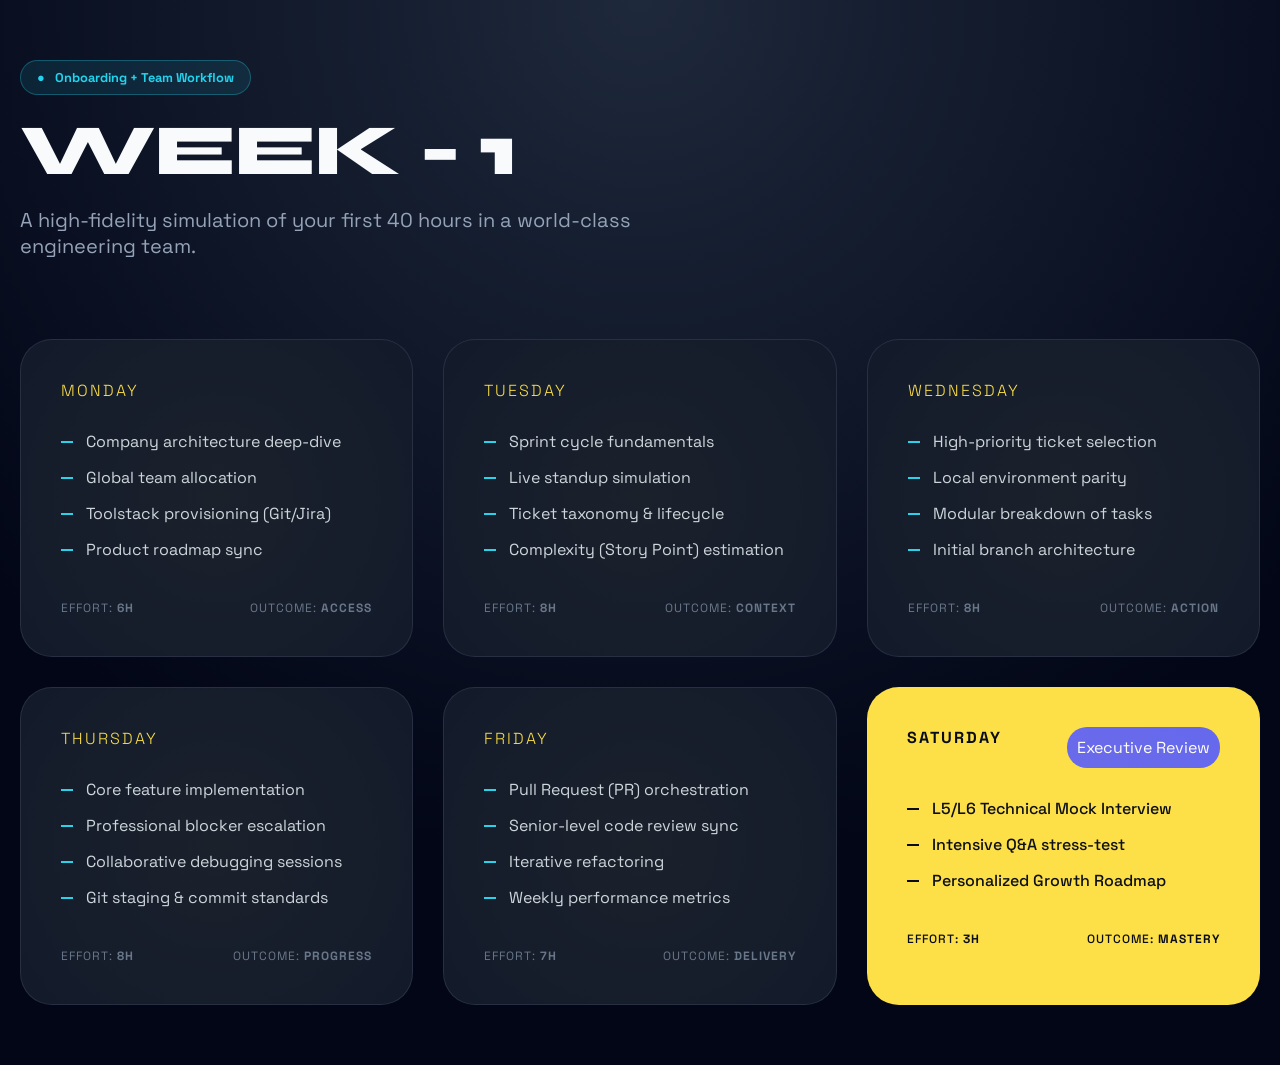
<file: weeks/week1.html>
<!DOCTYPE html>
<html lang="en">
<head>
  <meta charset="UTF-8">
  <meta name="viewport" content="width=device-width, initial-scale=1.0">
  <title>Executive Job Simulation | Week 1</title>
  <link rel="preconnect" href="https://fonts.googleapis.com">
  <link href="https://fonts.googleapis.com/css2?family=Space+Grotesk:wght@300;500;700&family=Syne:wght@400;800&display=swap" rel="stylesheet">
  <style>
    :root {
      --bg: #020617;
      --card: #0f172a;
      --gold: #fde047;
      --cyan: #22d3ee;
      --text: #f8fafc;
      --border: rgba(255, 255, 255, 0.1);
    }

    body {
      background-color: var(--bg);
      color: var(--text);
      font-family: 'Space Grotesk', sans-serif;
      margin: 0;
      padding: 60px 20px;
      background-image: radial-gradient(circle at 50% 0%, #1e293b 0%, #020617 70%);
    }

    .container {
      max-width: 1250px;
      margin: 0 auto;
    }

    header {
      margin-bottom: 80px;
      text-align: left;
      position: relative;
    }

    .status-badge {
      display: inline-flex;
      align-items: center;
      gap: 10px;
      background: rgba(34, 211, 238, 0.1);
      color: var(--cyan);
      padding: 8px 16px;
      border-radius: 100px;
      font-size: 0.8rem;
      font-weight: 700;
      border: 1px solid rgba(34, 211, 238, 0.3);
      margin-bottom: 20px;
    }

    h1 {
      font-family: 'Syne', sans-serif;
      font-size: clamp(2.5rem, 6vw, 4.5rem);
      font-weight: 800;
      margin: 0;
      line-height: 1;
      text-transform: uppercase;
      letter-spacing: -2px;
    }

    .subtitle {
      color: #94a3b8;
      font-size: 1.25rem;
      margin-top: 20px;
      max-width: 650px;
    }

    .week-grid {
      display: grid;
      grid-template-columns: repeat(auto-fill, minmax(380px, 1fr));
      gap: 30px;
    }

    .card {
      background: var(--card);
      border: 1px solid var(--border);
      border-radius: 32px;
      padding: 40px;
      position: relative;
      transition: all 0.4s cubic-bezier(0.23, 1, 0.32, 1);
      overflow: hidden;
    }

    .card:hover {
      border-color: var(--gold);
      transform: translateY(-10px);
      box-shadow: 0 20px 40px -10px rgba(0,0,0,0.5);
    }

    .card::after {
      content: "";
      position: absolute;
      top: -50%; left: -50%;
      width: 200%; height: 200%;
      background: radial-gradient(circle, rgba(253, 224, 71, 0.05) 0%, transparent 70%);
      pointer-events: none;
    }

    .day-header {
      display: flex;
      justify-content: space-between;
      margin-bottom: 30px;
    }

    .day-text {
      font-weight: 300;
      color: var(--gold);
      letter-spacing: 2px;
    }

    .impact-meter {
      height: 4px;
      width: 60px;
      background: #334155;
      border-radius: 2px;
      position: relative;
    }

    .impact-fill {
      position: absolute;
      height: 100%;
      background: var(--gold);
      box-shadow: 0 0 10px var(--gold);
    }

    h3 {
      font-size: 1.75rem;
      font-family: 'Syne', sans-serif;
      margin: 0 0 20px 0;
    }

    ul {
      list-style: none;
      padding: 0;
      margin: 0 0 40px 0;
    }

    li {
      margin-bottom: 15px;
      padding-left: 25px;
      position: relative;
      color: #cbd5e1;
    }

    li::before {
      content: "";
      position: absolute;
      left: 0; top: 10px;
      width: 12px; height: 2px;
      background: var(--cyan);
    }

    .card-footer {
      font-size: 0.75rem;
      text-transform: uppercase;
      letter-spacing: 1px;
      color: #64748b;
      display: flex;
      justify-content: space-between;
      align-items: center;
    }

    /* Weekend Spotlight */
    .completion-card {
      background: #fde047;
      color: #020617;
      border: none;
    }

    .completion-card .day-text, 
    .completion-card .card-footer, 
    .completion-card li {
      color: #020617;
      font-weight: 500;
    }

    .completion-card li::before {
      background: #020617;
    }

    .completion-card h3 {
      font-weight: 800;
    }

  </style>
</head>
<body>

  <div class="container">
    <header>
      <div class="status-badge">
        <span class="pulse">●</span> 
        <span class="badge">Onboarding + Team Workflow</span>
      </div>
      <h1>WEEK - 1</h1>
      <p class="subtitle">A high-fidelity simulation of your first 40 hours in a world-class engineering team.</p>
    </header>
  
    <div class="week-grid">
      
      <article class="card">
        <div class="day-header">
          <span class="day-text">MONDAY</span>
        </div>
        <ul>
          <li>Company architecture deep-dive</li>
          <li>Global team allocation</li>
          <li>Toolstack provisioning (Git/Jira)</li>
          <li>Product roadmap sync</li>
        </ul>
        <div class="card-footer">
          <span>Effort: <b>6h</b></span>
          <span>Outcome: <b>Access</b></span>
        </div>
      </article>
  
      <article class="card">
        <div class="day-header">
          <span class="day-text">TUESDAY</span>
        </div>
        <ul>
          <li>Sprint cycle fundamentals</li>
          <li>Live standup simulation</li>
          <li>Ticket taxonomy & lifecycle</li>
          <li>Complexity (Story Point) estimation</li>
        </ul>
        <div class="card-footer">
          <span>Effort: <b>8h</b></span>
          <span>Outcome: <b>Context</b></span>
        </div>
      </article>
  
      <article class="card">
        <div class="day-header">
          <span class="day-text">WEDNESDAY</span>
        </div>
        <ul>
          <li>High-priority ticket selection</li>
          <li>Local environment parity</li>
          <li>Modular breakdown of tasks</li>
          <li>Initial branch architecture</li>
        </ul>
        <div class="card-footer">
          <span>Effort: <b>8h</b></span>
          <span>Outcome: <b>Action</b></span>
        </div>
      </article>
  
      <article class="card">
        <div class="day-header">
          <span class="day-text">THURSDAY</span>
        </div>
        <ul>
          <li>Core feature implementation</li>
          <li>Professional blocker escalation</li>
          <li>Collaborative debugging sessions</li>
          <li>Git staging & commit standards</li>
        </ul>
        <div class="card-footer">
          <span>Effort: <b>8h</b></span>
          <span>Outcome: <b>Progress</b></span>
        </div>
      </article>
  
      <article class="card">
        <div class="day-header">
          <span class="day-text">FRIDAY</span>
        </div>
        <ul>
          <li>Pull Request (PR) orchestration</li>
          <li>Senior-level code review sync</li>
          <li>Iterative refactoring</li>
          <li>Weekly performance metrics</li>
        </ul>
        <div class="card-footer">
          <span>Effort: <b>7h</b></span>
          <span>Outcome: <b>Delivery</b></span>
        </div>
      </article>
  
      <article class="card completion-card">
        <div class="day-header">
          <span class="day-text" style="font-weight: 800;">SATURDAY</span>
          <span class="badge" style="background: #6366f1; color: white; border-radius: 20px; padding: 10px;">Executive Review</span>
        </div>
        <ul>
          <li>L5/L6 Technical Mock Interview</li>
          <li>Intensive Q&A stress-test</li>
          <li>Personalized Growth Roadmap</li>
        </ul>
        <div class="card-footer">
          <span>Effort: <b>3h</b></span>
          <span>Outcome: <b>Mastery</b></span>
        </div>
      </article>
  
    </div>
  </div>

</body>
</html>
</file>
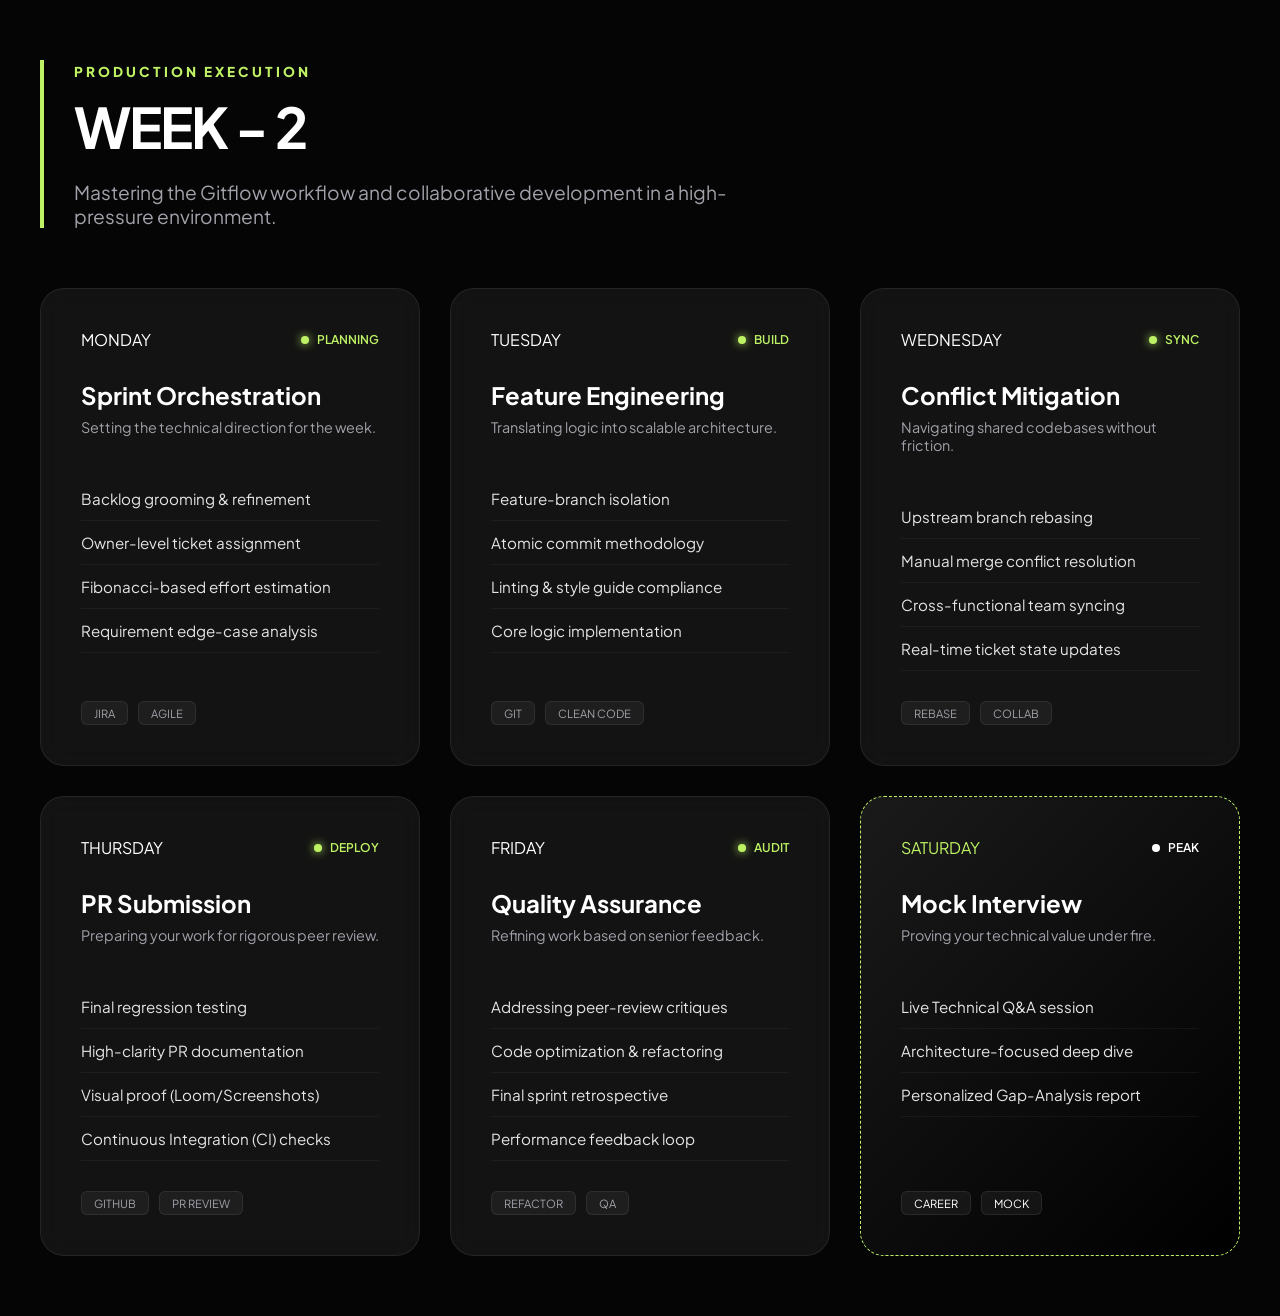
<file: weeks/week2.html>
<!DOCTYPE html>
<html lang="en">
<head>
  <meta charset="UTF-8">
  <meta name="viewport" content="width=device-width, initial-scale=1.0">
  <title>Executive Job Simulation | Week 2</title>
  <link rel="preconnect" href="https://fonts.googleapis.com">
  <link href="https://fonts.googleapis.com/css2?family=Plus+Jakarta+Sans:wght@300;400;600;800&display=swap" rel="stylesheet">
  <style>
    :root {
      --bg: #050505;
      --card-bg: rgba(23, 23, 23, 0.8);
      --accent-lime: #bef264;
      --text-dim: #a1a1aa;
      --border: rgba(255, 255, 255, 0.08);
    }

    body {
      background-color: var(--bg);
      color: #fff;
      font-family: 'Plus Jakarta Sans', sans-serif;
      margin: 0;
      padding: 60px 20px;
    }

    .wrapper {
      max-width: 1200px;
      margin: 0 auto;
    }

    .header-section {
      margin-bottom: 60px;
      border-left: 4px solid var(--accent-lime);
      padding-left: 30px;
    }

    .week-label {
      color: var(--accent-lime);
      text-transform: uppercase;
      letter-spacing: 3px;
      font-weight: 800;
      font-size: 0.85rem;
    }

    h1 {
      font-size: 3.5rem;
      margin: 10px 0;
      letter-spacing: -2px;
    }

    .description {
      color: var(--text-dim);
      font-size: 1.2rem;
      max-width: 700px;
    }

    .timeline-grid {
      display: grid;
      grid-template-columns: repeat(auto-fit, minmax(350px, 1fr));
      gap: 30px;
    }

    .glass-card {
      background: var(--card-bg);
      backdrop-filter: blur(12px);
      border: 1px solid var(--border);
      border-radius: 24px;
      padding: 40px;
      display: flex;
      flex-direction: column;
      transition: transform 0.4s cubic-bezier(0.175, 0.885, 0.32, 1.275);
    }

    .glass-card:hover {
      transform: scale(1.02);
      border-color: rgba(190, 242, 100, 0.4);
    }

    .day-meta {
      display: flex;
      justify-content: space-between;
      margin-bottom: 30px;
    }

    .status-dot {
      display: flex;
      align-items: center;
      gap: 8px;
      font-size: 0.75rem;
      color: var(--accent-lime);
      font-weight: 600;
    }

    .dot {
      width: 8px;
      height: 8px;
      background: var(--accent-lime);
      border-radius: 50%;
      box-shadow: 0 0 10px var(--accent-lime);
    }

    .card-title {
      font-size: 1.5rem;
      font-weight: 700;
      margin-bottom: 8px;
    }

    .card-tagline {
      color: var(--text-dim);
      font-size: 0.9rem;
      margin-bottom: 25px;
      display: block;
    }

    ul {
      list-style: none;
      padding: 0;
      margin-bottom: 30px;
      flex-grow: 1;
    }

    li {
      padding: 12px 0;
      border-bottom: 1px solid rgba(255, 255, 255, 0.05);
      font-size: 0.95rem;
      color: #e4e4e7;
    }

    .tech-stack {
      display: flex;
      gap: 10px;
      flex-wrap: wrap;
    }

    .pill {
      background: rgba(255, 255, 255, 0.05);
      padding: 4px 12px;
      border-radius: 6px;
      font-size: 0.7rem;
      color: var(--text-dim);
      border: 1px solid var(--border);
    }

    .interview-card {
      background: linear-gradient(135deg, #1a1a1a 0%, #000 100%);
      border: 1px dashed var(--accent-lime);
    }
  </style>
</head>
<body>

  <div class="wrapper">
    <header class="header-section">
      <span class="week-label">Production Execution</span>
      <h1>WEEK - 2</h1>
      <p class="description">Mastering the Gitflow workflow and collaborative development in a high-pressure environment.</p>
    </header>

    <div class="timeline-grid">
      <div class="glass-card">
        <div class="day-meta">
          <span class="day-number">MONDAY</span>
          <div class="status-dot"><div class="dot"></div> PLANNING</div>
        </div>
        <span class="card-title">Sprint Orchestration</span>
        <span class="card-tagline">Setting the technical direction for the week.</span>
        <ul>
          <li>Backlog grooming & refinement</li>
          <li>Owner-level ticket assignment</li>
          <li>Fibonacci-based effort estimation</li>
          <li>Requirement edge-case analysis</li>
        </ul>
        <div class="tech-stack">
          <span class="pill">JIRA</span><span class="pill">AGILE</span>
        </div>
      </div>

      <div class="glass-card">
        <div class="day-meta">
          <span class="day-number">TUESDAY</span>
          <div class="status-dot"><div class="dot"></div> BUILD</div>
        </div>
        <span class="card-title">Feature Engineering</span>
        <span class="card-tagline">Translating logic into scalable architecture.</span>
        <ul>
          <li>Feature-branch isolation</li>
          <li>Atomic commit methodology</li>
          <li>Linting & style guide compliance</li>
          <li>Core logic implementation</li>
        </ul>
        <div class="tech-stack">
          <span class="pill">GIT</span><span class="pill">CLEAN CODE</span>
        </div>
      </div>

      <div class="glass-card">
        <div class="day-meta">
          <span class="day-number">WEDNESDAY</span>
          <div class="status-dot"><div class="dot"></div> SYNC</div>
        </div>
        <span class="card-title">Conflict Mitigation</span>
        <span class="card-tagline">Navigating shared codebases without friction.</span>
        <ul>
          <li>Upstream branch rebasing</li>
          <li>Manual merge conflict resolution</li>
          <li>Cross-functional team syncing</li>
          <li>Real-time ticket state updates</li>
        </ul>
        <div class="tech-stack">
          <span class="pill">REBASE</span><span class="pill">COLLAB</span>
        </div>
      </div>

      <div class="glass-card">
        <div class="day-meta">
          <span class="day-number">THURSDAY</span>
          <div class="status-dot"><div class="dot"></div> DEPLOY</div>
        </div>
        <span class="card-title">PR Submission</span>
        <span class="card-tagline">Preparing your work for rigorous peer review.</span>
        <ul>
          <li>Final regression testing</li>
          <li>High-clarity PR documentation</li>
          <li>Visual proof (Loom/Screenshots)</li>
          <li>Continuous Integration (CI) checks</li>
        </ul>
        <div class="tech-stack">
          <span class="pill">GITHUB</span><span class="pill">PR REVIEW</span>
        </div>
      </div>

      <div class="glass-card">
        <div class="day-meta">
          <span class="day-number">FRIDAY</span>
          <div class="status-dot"><div class="dot"></div> AUDIT</span></div>
        </div>
        <span class="card-title">Quality Assurance</span>
        <span class="card-tagline">Refining work based on senior feedback.</span>
        <ul>
          <li>Addressing peer-review critiques</li>
          <li>Code optimization & refactoring</li>
          <li>Final sprint retrospective</li>
          <li>Performance feedback loop</li>
        </ul>
        <div class="tech-stack">
          <span class="pill">REFACTOR</span><span class="pill">QA</span>
        </div>
      </div>

      <div class="glass-card interview-card">
        <div class="day-meta">
          <span class="day-number" style="color: var(--accent-lime);">SATURDAY</span>
          <div class="status-dot" style="color: #fff;"><div class="dot" style="background:#fff; box-shadow:none;"></div> PEAK</div>
        </div>
        <span class="card-title">Mock Interview</span>
        <span class="card-tagline">Proving your technical value under fire.</span>
        <ul>
          <li>Live Technical Q&A session</li>
          <li>Architecture-focused deep dive</li>
          <li>Personalized Gap-Analysis report</li>
        </ul>
        <div class="tech-stack">
          <span class="pill" style="color:#fff">CAREER</span><span class="pill" style="color:#fff">MOCK</span>
        </div>
      </div>
    </div>
  </div>

</body>
</html>
</file>
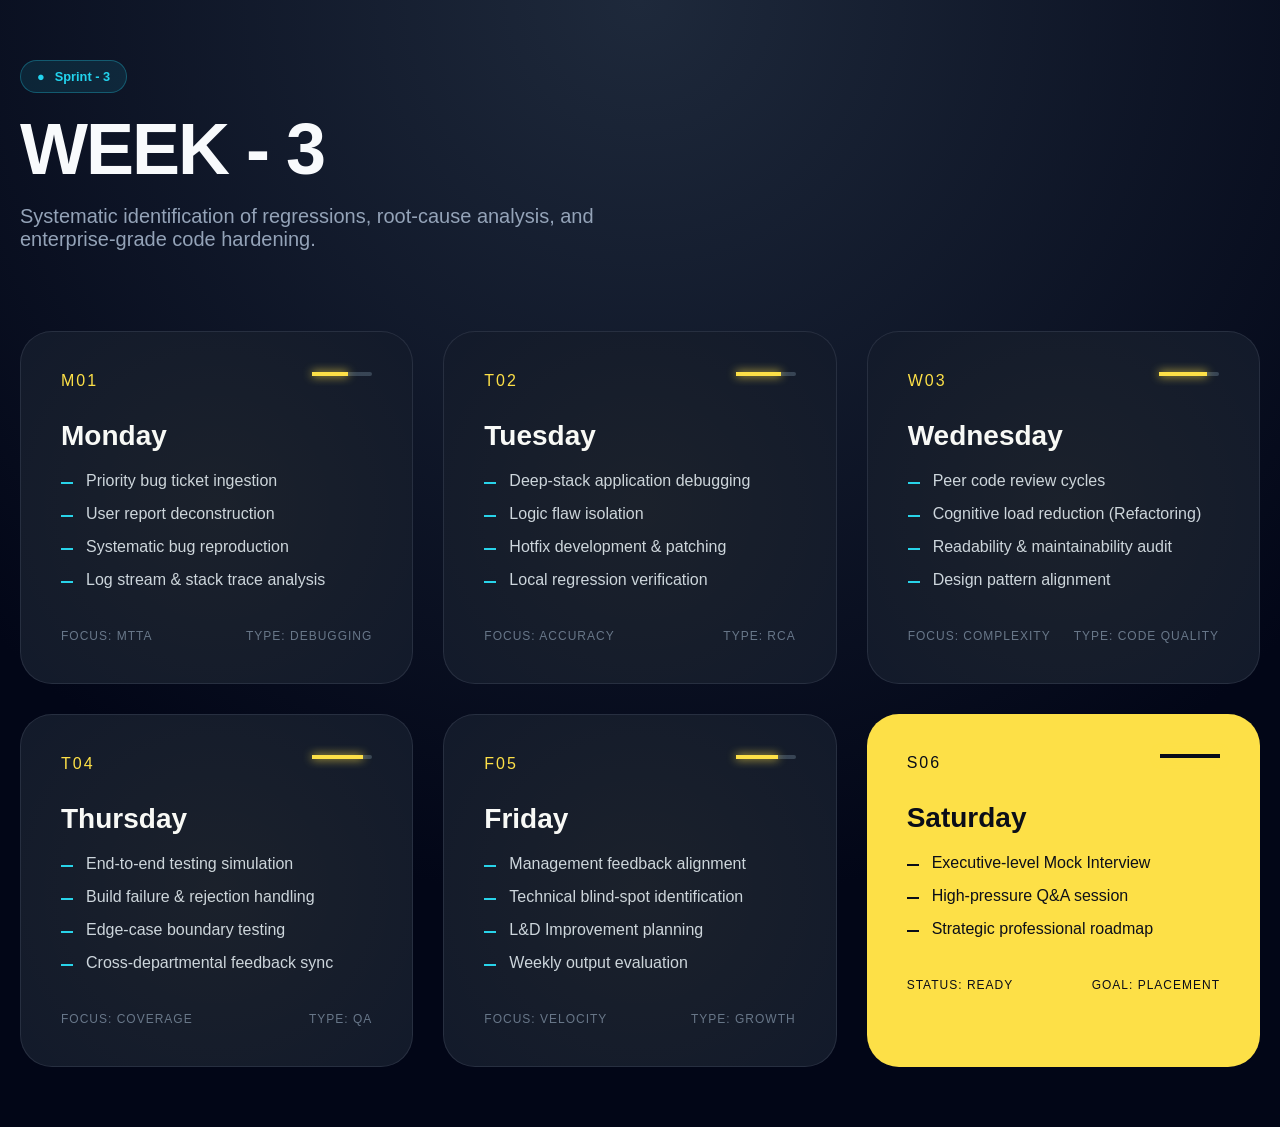
<file: weeks/week3.html>
<!doctype html>
<html lang="en">
  <head>
    <meta charset="UTF-8" />
    <meta name="viewport" content="width=device-width, initial-scale=1.0" />
    <title>Executive Job Simulation | Week 3</title>
    <link rel="preconnect" href="https://fonts.googleapis.com" />
    <link
      href="https://fonts.googleapis.com/css2?family=JetBrains+Mono:wght@400;700&family=Outfit:wght@300;400;600;800&display=swap"
      rel="stylesheet"
    />
    <style>
      :root {
        --bg: #020617;
        --card: #0f172a;
        --gold: #fde047;
        --cyan: #22d3ee;
        --text: #f8fafc;
        --border: rgba(255, 255, 255, 0.1);
      }

      body {
        background-color: var(--bg);
        color: var(--text);
        font-family: "Space Grotesk", sans-serif;
        margin: 0;
        padding: 60px 20px;
        background-image: radial-gradient(
          circle at 50% 0%,
          #1e293b 0%,
          #020617 70%
        );
      }

      .container {
        max-width: 1250px;
        margin: 0 auto;
      }

      header {
        margin-bottom: 80px;
        text-align: left;
        position: relative;
      }

      .status-badge {
        display: inline-flex;
        align-items: center;
        gap: 10px;
        background: rgba(34, 211, 238, 0.1);
        color: var(--cyan);
        padding: 8px 16px;
        border-radius: 100px;
        font-size: 0.8rem;
        font-weight: 700;
        border: 1px solid rgba(34, 211, 238, 0.3);
        margin-bottom: 20px;
      }

      h1 {
        font-family: "Syne", sans-serif;
        font-size: clamp(2.5rem, 6vw, 4.5rem);
        font-weight: 800;
        margin: 0;
        line-height: 1;
        text-transform: uppercase;
        letter-spacing: -2px;
      }

      .subtitle {
        color: #94a3b8;
        font-size: 1.25rem;
        margin-top: 20px;
        max-width: 650px;
      }

      .week-grid {
        display: grid;
        grid-template-columns: repeat(auto-fill, minmax(380px, 1fr));
        gap: 30px;
      }

      .card {
        background: var(--card);
        border: 1px solid var(--border);
        border-radius: 32px;
        padding: 40px;
        position: relative;
        transition: all 0.4s cubic-bezier(0.23, 1, 0.32, 1);
        overflow: hidden;
      }

      .card:hover {
        border-color: var(--gold);
        transform: translateY(-10px);
        box-shadow: 0 20px 40px -10px rgba(0, 0, 0, 0.5);
      }

      .card::after {
        content: "";
        position: absolute;
        top: -50%;
        left: -50%;
        width: 200%;
        height: 200%;
        background: radial-gradient(
          circle,
          rgba(253, 224, 71, 0.05) 0%,
          transparent 70%
        );
        pointer-events: none;
      }

      .day-header {
        display: flex;
        justify-content: space-between;
        margin-bottom: 30px;
      }

      .day-text {
        font-weight: 300;
        color: var(--gold);
        letter-spacing: 2px;
      }

      .impact-meter {
        height: 4px;
        width: 60px;
        background: #334155;
        border-radius: 2px;
        position: relative;
      }

      .impact-fill {
        position: absolute;
        height: 100%;
        background: var(--gold);
        box-shadow: 0 0 10px var(--gold);
      }

      h3 {
        font-size: 1.75rem;
        font-family: "Syne", sans-serif;
        margin: 0 0 20px 0;
      }

      ul {
        list-style: none;
        padding: 0;
        margin: 0 0 40px 0;
      }

      li {
        margin-bottom: 15px;
        padding-left: 25px;
        position: relative;
        color: #cbd5e1;
      }

      li::before {
        content: "";
        position: absolute;
        left: 0;
        top: 10px;
        width: 12px;
        height: 2px;
        background: var(--cyan);
      }

      .card-footer {
        font-size: 0.75rem;
        text-transform: uppercase;
        letter-spacing: 1px;
        color: #64748b;
        display: flex;
        justify-content: space-between;
        align-items: center;
      }

      /* Weekend Spotlight */
      .completion-card {
        background: #fde047;
        color: #020617;
        border: none;
      }

      .completion-card .day-text,
      .completion-card .card-footer,
      .completion-card li {
        color: #020617;
        font-weight: 500;
      }

      .completion-card li::before {
        background: #020617;
      }

      .completion-card h3 {
        font-weight: 800;
      }
    </style>
  </head>
  <body>
    <div class="container">
      <header>
        <div class="status-badge">
          <span class="pulse">●</span> Sprint - 3
        </div>
        <h1>Week - 3</h1>
        <p class="subtitle">
          Systematic identification of regressions, root-cause analysis, and
          enterprise-grade code hardening.
        </p>
      </header>
    
      <div class="week-grid">
        
        <article class="card">
          <div class="day-header">
            <span class="day-text">M01</span>
            <div class="impact-meter"><div class="impact-fill" style="width: 60%;"></div></div>
          </div>
          <h3>Monday</h3>
          <ul>
            <li>Priority bug ticket ingestion</li>
            <li>User report deconstruction</li>
            <li>Systematic bug reproduction</li>
            <li>Log stream & stack trace analysis</li>
          </ul>
          <div class="card-footer">
            <span>Focus: MTTA</span>
            <span>Type: Debugging</span>
          </div>
        </article>
    
        <article class="card">
          <div class="day-header">
            <span class="day-text">T02</span>
            <div class="impact-meter"><div class="impact-fill" style="width: 75%;"></div></div>
          </div>
          <h3>Tuesday</h3>
          <ul>
            <li>Deep-stack application debugging</li>
            <li>Logic flaw isolation</li>
            <li>Hotfix development & patching</li>
            <li>Local regression verification</li>
          </ul>
          <div class="card-footer">
            <span>Focus: Accuracy</span>
            <span>Type: RCA</span>
          </div>
        </article>
    
        <article class="card">
          <div class="day-header">
            <span class="day-text">W03</span>
            <div class="impact-meter"><div class="impact-fill" style="width: 80%;"></div></div>
          </div>
          <h3>Wednesday</h3>
          <ul>
            <li>Peer code review cycles</li>
            <li>Cognitive load reduction (Refactoring)</li>
            <li>Readability & maintainability audit</li>
            <li>Design pattern alignment</li>
          </ul>
          <div class="card-footer">
            <span>Focus: Complexity</span>
            <span>Type: Code Quality</span>
          </div>
        </article>
    
        <article class="card">
          <div class="day-header">
            <span class="day-text">T04</span>
            <div class="impact-meter"><div class="impact-fill" style="width: 85%;"></div></div>
          </div>
          <h3>Thursday</h3>
          <ul>
            <li>End-to-end testing simulation</li>
            <li>Build failure & rejection handling</li>
            <li>Edge-case boundary testing</li>
            <li>Cross-departmental feedback sync</li>
          </ul>
          <div class="card-footer">
            <span>Focus: Coverage</span>
            <span>Type: QA</span>
          </div>
        </article>
    
        <article class="card">
          <div class="day-header">
            <span class="day-text">F05</span>
            <div class="impact-meter"><div class="impact-fill" style="width: 70%;"></div></div>
          </div>
          <h3>Friday</h3>
          <ul>
            <li>Management feedback alignment</li>
            <li>Technical blind-spot identification</li>
            <li>L&D Improvement planning</li>
            <li>Weekly output evaluation</li>
          </ul>
          <div class="card-footer">
            <span>Focus: Velocity</span>
            <span>Type: Growth</span>
          </div>
        </article>
    
        <article class="card completion-card">
          <div class="day-header">
            <span class="day-text">S06</span>
            <div class="impact-meter"><div class="impact-fill" style="width: 100%; background: #020617;"></div></div>
          </div>
          <h3>Saturday</h3>
          <ul>
            <li>Executive-level Mock Interview</li>
            <li>High-pressure Q&A session</li>
            <li>Strategic professional roadmap</li>
          </ul>
          <div class="card-footer">
            <span>Status: Ready</span>
            <span>Goal: Placement</span>
          </div>
        </article>
    
      </div>
    </div>
  </body>
</html>
</file>
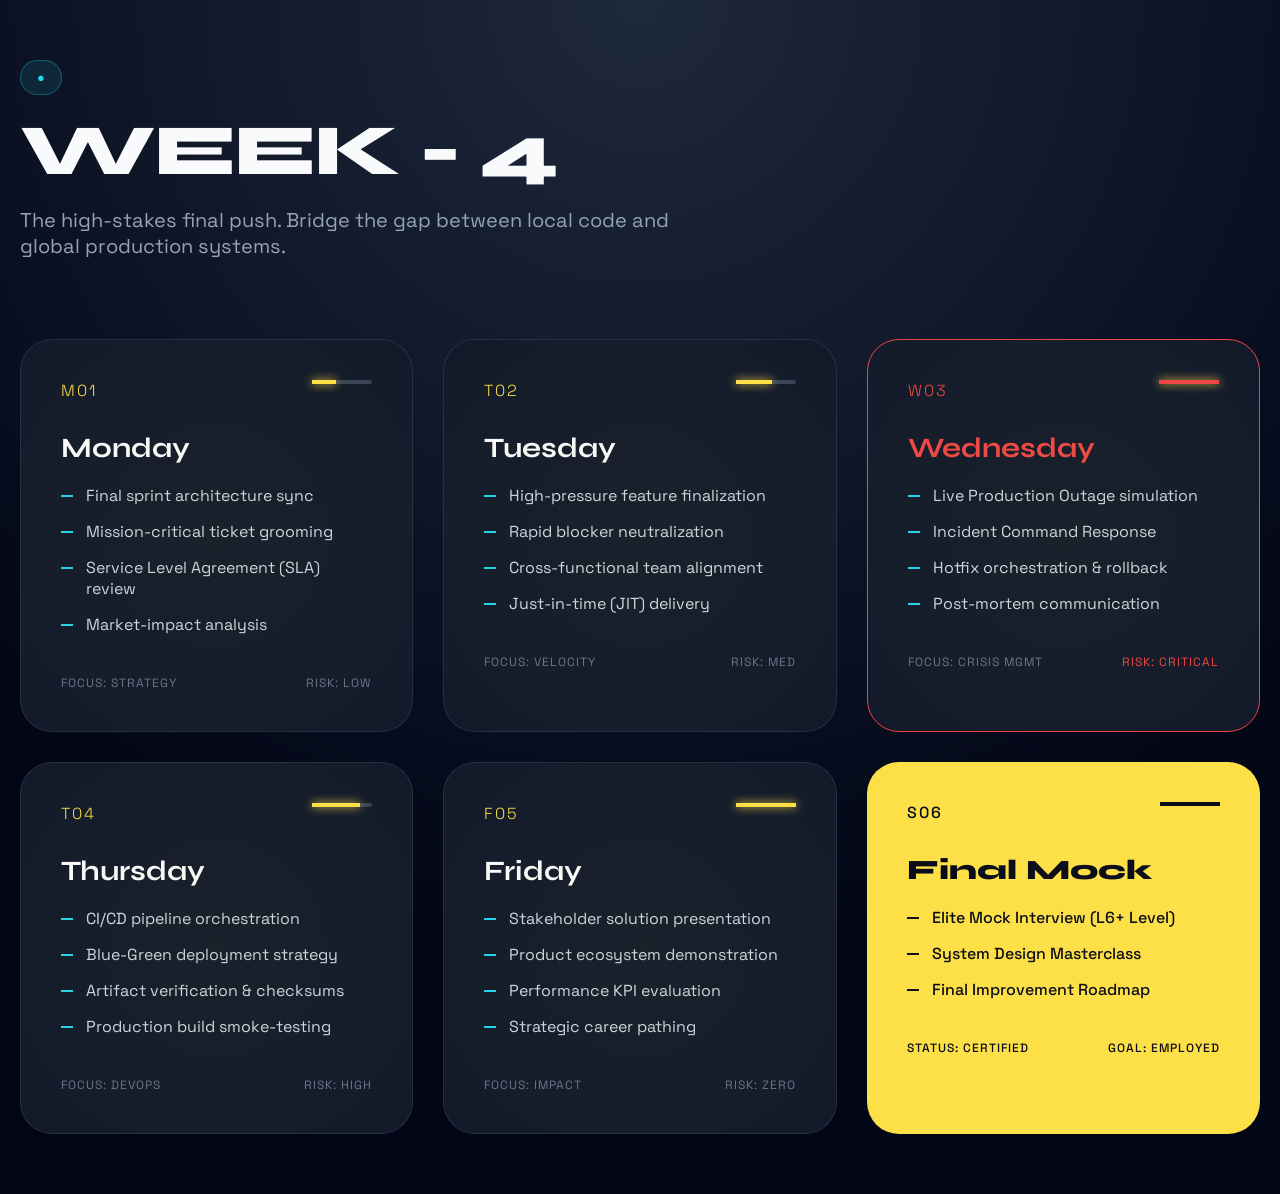
<file: weeks/week4.html>
<!DOCTYPE html>
<html lang="en">
<head>
  <meta charset="UTF-8">
  <meta name="viewport" content="width=device-width, initial-scale=1.0">
  <title>Executive Job Simulation | Week 4</title>
  <link rel="preconnect" href="https://fonts.googleapis.com">
  <link href="https://fonts.googleapis.com/css2?family=Space+Grotesk:wght@300;500;700&family=Syne:wght@400;800&display=swap" rel="stylesheet">
  <style>
    :root {
      --bg: #020617;
      --card: #0f172a;
      --gold: #fde047;
      --cyan: #22d3ee;
      --text: #f8fafc;
      --border: rgba(255, 255, 255, 0.1);
    }

    body {
      background-color: var(--bg);
      color: var(--text);
      font-family: 'Space Grotesk', sans-serif;
      margin: 0;
      padding: 60px 20px;
      background-image: radial-gradient(circle at 50% 0%, #1e293b 0%, #020617 70%);
    }

    .container {
      max-width: 1250px;
      margin: 0 auto;
    }

    header {
      margin-bottom: 80px;
      text-align: left;
      position: relative;
    }

    .status-badge {
      display: inline-flex;
      align-items: center;
      gap: 10px;
      background: rgba(34, 211, 238, 0.1);
      color: var(--cyan);
      padding: 8px 16px;
      border-radius: 100px;
      font-size: 0.8rem;
      font-weight: 700;
      border: 1px solid rgba(34, 211, 238, 0.3);
      margin-bottom: 20px;
    }

    h1 {
      font-family: 'Syne', sans-serif;
      font-size: clamp(2.5rem, 6vw, 4.5rem);
      font-weight: 800;
      margin: 0;
      line-height: 1;
      text-transform: uppercase;
      letter-spacing: -2px;
    }

    .subtitle {
      color: #94a3b8;
      font-size: 1.25rem;
      margin-top: 20px;
      max-width: 650px;
    }

    .week-grid {
      display: grid;
      grid-template-columns: repeat(auto-fill, minmax(380px, 1fr));
      gap: 30px;
    }

    .card {
      background: var(--card);
      border: 1px solid var(--border);
      border-radius: 32px;
      padding: 40px;
      position: relative;
      transition: all 0.4s cubic-bezier(0.23, 1, 0.32, 1);
      overflow: hidden;
    }

    .card:hover {
      border-color: var(--gold);
      transform: translateY(-10px);
      box-shadow: 0 20px 40px -10px rgba(0,0,0,0.5);
    }

    .card::after {
      content: "";
      position: absolute;
      top: -50%; left: -50%;
      width: 200%; height: 200%;
      background: radial-gradient(circle, rgba(253, 224, 71, 0.05) 0%, transparent 70%);
      pointer-events: none;
    }

    .day-header {
      display: flex;
      justify-content: space-between;
      margin-bottom: 30px;
    }

    .day-text {
      font-weight: 300;
      color: var(--gold);
      letter-spacing: 2px;
    }

    .impact-meter {
      height: 4px;
      width: 60px;
      background: #334155;
      border-radius: 2px;
      position: relative;
    }

    .impact-fill {
      position: absolute;
      height: 100%;
      background: var(--gold);
      box-shadow: 0 0 10px var(--gold);
    }

    h3 {
      font-size: 1.75rem;
      font-family: 'Syne', sans-serif;
      margin: 0 0 20px 0;
    }

    ul {
      list-style: none;
      padding: 0;
      margin: 0 0 40px 0;
    }

    li {
      margin-bottom: 15px;
      padding-left: 25px;
      position: relative;
      color: #cbd5e1;
    }

    li::before {
      content: "";
      position: absolute;
      left: 0; top: 10px;
      width: 12px; height: 2px;
      background: var(--cyan);
    }

    .card-footer {
      font-size: 0.75rem;
      text-transform: uppercase;
      letter-spacing: 1px;
      color: #64748b;
      display: flex;
      justify-content: space-between;
      align-items: center;
    }

    /* Weekend Spotlight */
    .completion-card {
      background: #fde047;
      color: #020617;
      border: none;
    }

    .completion-card .day-text, 
    .completion-card .card-footer, 
    .completion-card li {
      color: #020617;
      font-weight: 500;
    }

    .completion-card li::before {
      background: #020617;
    }

    .completion-card h3 {
      font-weight: 800;
    }

  </style>
</head>
<body>

  <div class="container">
    <header>
      <div class="status-badge">
        <span class="pulse">●</span> 

      </div>
      <h1>WEEK - 4</h1>
      <p class="subtitle">The high-stakes final push. Bridge the gap between local code and global production systems.</p>
    </header>

    <div class="week-grid">
      <article class="card">
        <div class="day-header">
          <span class="day-text">M01</span>
          <div class="impact-meter"><div class="impact-fill" style="width: 40%;"></div></div>
        </div>
        <h3>Monday</h3>
        <ul>
          <li>Final sprint architecture sync</li>
          <li>Mission-critical ticket grooming</li>
          <li>Service Level Agreement (SLA) review</li>
          <li>Market-impact analysis</li>
        </ul>
        <div class="card-footer">
          <span>Focus: Strategy</span>
          <span>Risk: Low</span>
        </div>
      </article>

      <article class="card">
        <div class="day-header">
          <span class="day-text">T02</span>
          <div class="impact-meter"><div class="impact-fill" style="width: 60%;"></div></div>
        </div>
        <h3>Tuesday</h3>
        <ul>
          <li>High-pressure feature finalization</li>
          <li>Rapid blocker neutralization</li>
          <li>Cross-functional team alignment</li>
          <li>Just-in-time (JIT) delivery</li>
        </ul>
        <div class="card-footer">
          <span>Focus: Velocity</span>
          <span>Risk: Med</span>
        </div>
      </article>

      <article class="card" style="border-color: #ef4444;">
        <div class="day-header">
          <span class="day-text" style="color: #ef4444;">W03</span>
          <div class="impact-meter"><div class="impact-fill" style="width: 100%; background: #ef4444;"></div></div>
        </div>
        <h3 style="color: #ef4444;">Wednesday </h3>
        <ul>
          <li>Live Production Outage simulation</li>
          <li>Incident Command Response</li>
          <li>Hotfix orchestration & rollback</li>
          <li>Post-mortem communication</li>
        </ul>
        <div class="card-footer">
          <span>Focus: Crisis Mgmt</span>
          <span style="color: #ef4444;">Risk: Critical</span>
        </div>
      </article>

      <article class="card">
        <div class="day-header">
          <span class="day-text">T04</span>
          <div class="impact-meter"><div class="impact-fill" style="width: 80%;"></div></div>
        </div>
        <h3>Thursday</h3>
        <ul>
          <li>CI/CD pipeline orchestration</li>
          <li>Blue-Green deployment strategy</li>
          <li>Artifact verification & checksums</li>
          <li>Production build smoke-testing</li>
        </ul>
        <div class="card-footer">
          <span>Focus: DevOps</span>
          <span>Risk: High</span>
        </div>
      </article>

      <article class="card">
        <div class="day-header">
          <span class="day-text">F05</span>
          <div class="impact-meter"><div class="impact-fill" style="width: 100%;"></div></div>
        </div>
        <h3>Friday</h3>
        <ul>
          <li>Stakeholder solution presentation</li>
          <li>Product ecosystem demonstration</li>
          <li>Performance KPI evaluation</li>
          <li>Strategic career pathing</li>
        </ul>
        <div class="card-footer">
          <span>Focus: Impact</span>
          <span>Risk: Zero</span>
        </div>
      </article>

      <article class="card completion-card">
        <div class="day-header">
          <span class="day-text">S06</span>
          <div class="impact-meter"><div class="impact-fill" style="width: 100%; background: #020617;"></div></div>
        </div>
        <h3>Final Mock</h3>
        <ul>
          <li>Elite Mock Interview (L6+ Level)</li>
          <li>System Design Masterclass</li>
          <li>Final Improvement Roadmap</li>
        </ul>
        <div class="card-footer">
          <span>Status: Certified</span>
          <span>Goal: Employed</span>
        </div>
      </article>
    </div>
  </div>

</body>
</html>
</file>
